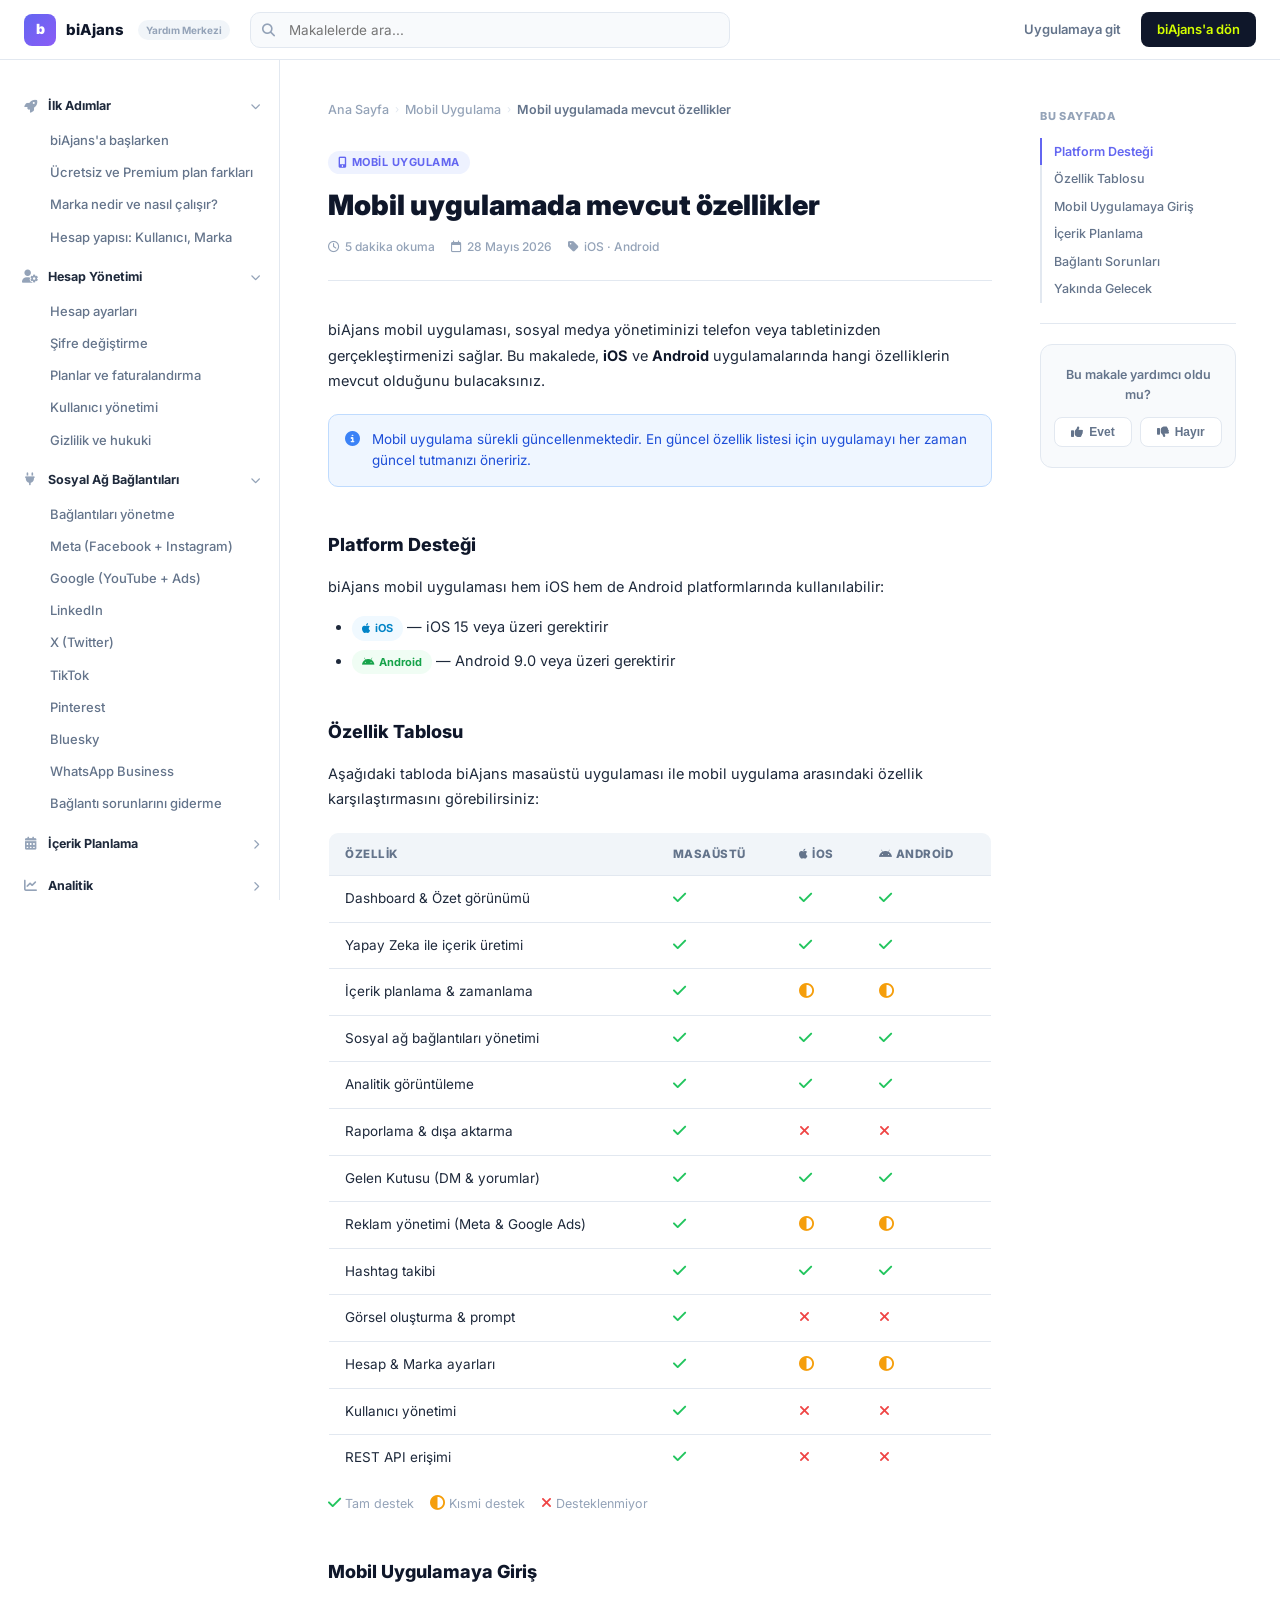
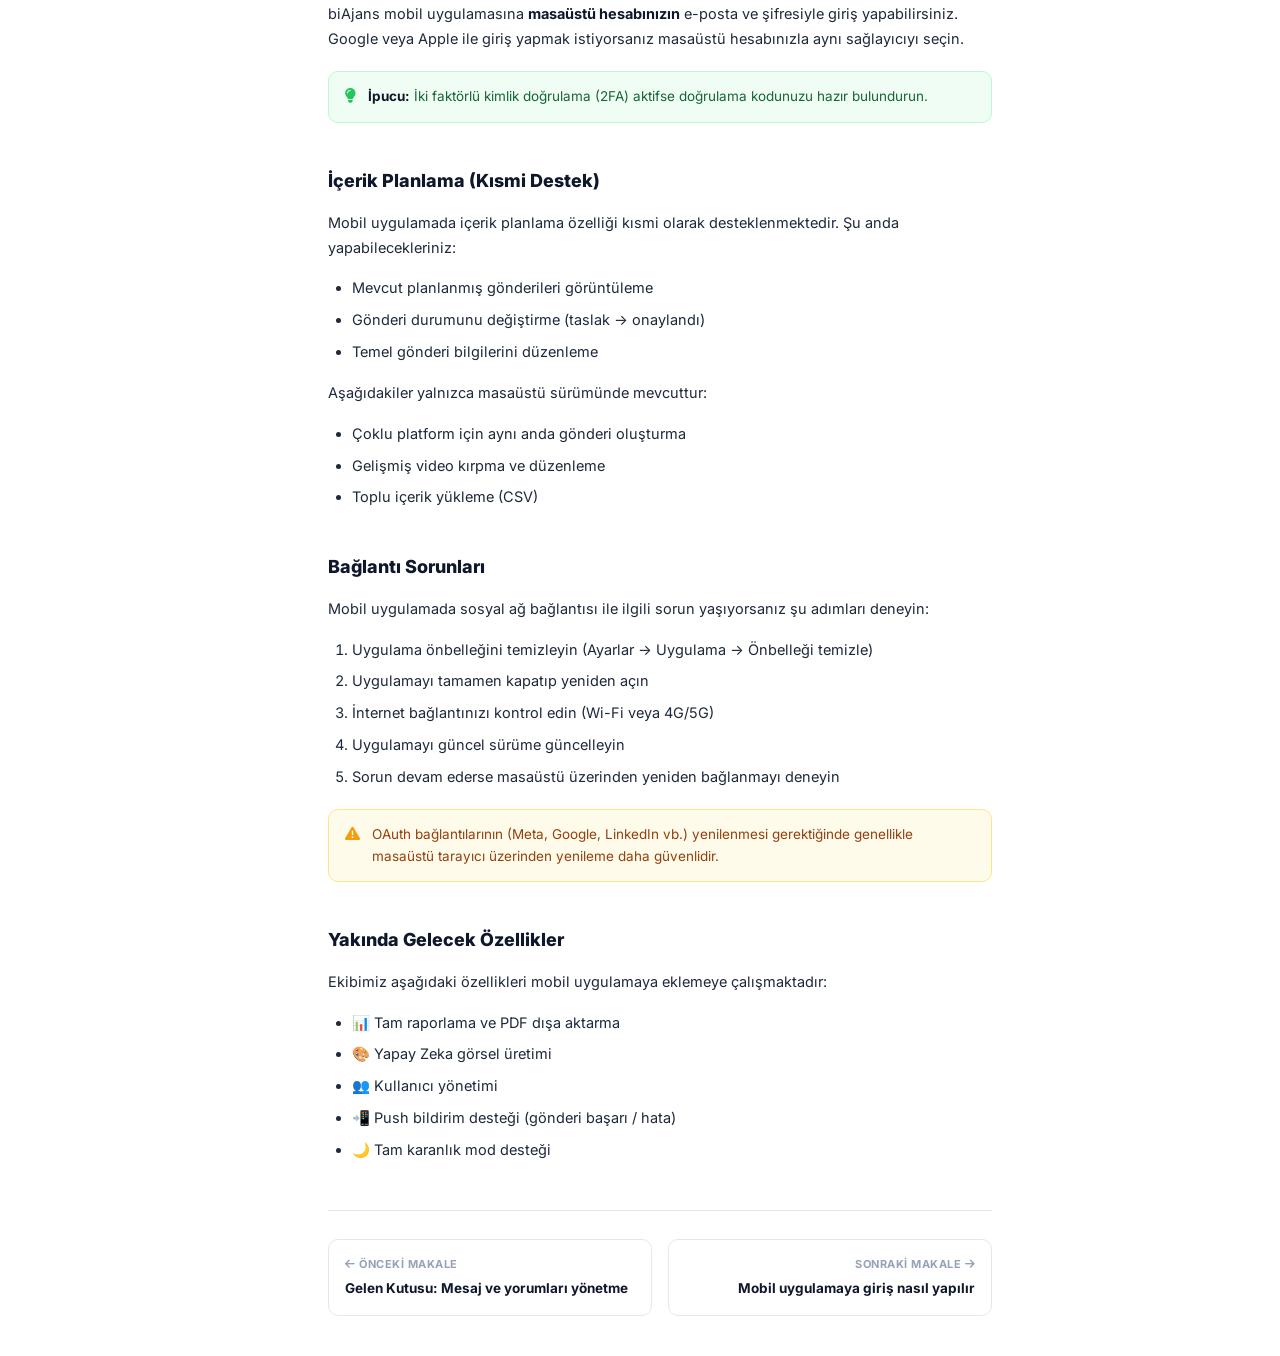
<file: static/help.html>
<!DOCTYPE html>
<html lang="tr">
<head>
    <meta charset="UTF-8">
    <meta name="viewport" content="width=device-width, initial-scale=1.0">
    <title>biAjans Yardım Merkezi — Kılavuzlar, Eğitimler ve Destek</title>
    <meta name="description" content="biAjans hakkında sorularınız mı var? Adım adım kılavuzlar, eğitimler ve hızlı çözümler bulun.">
    
    <!-- SEO & AIO (AI Search Engine Optimization) Meta Tags -->
    <meta name="keywords" content="biAjans yardım, biAjans destek, sosyal medya entegrasyonu, yapay zeka içerik üretimi kılavuzu, biAjans api ayarları, biAjans nasıl kullanılır">
    <meta name="author" content="biAjans">
    <meta name="robots" content="index, follow">
    <link rel="canonical" href="https://biajans.com/help.html">

    <!-- Open Graph / Facebook -->
    <meta property="og:type" content="website">
    <meta property="og:url" content="https://biajans.com/help.html">
    <meta property="og:title" content="biAjans Yardım Merkezi — Kılavuzlar, Eğitimler ve Destek">
    <meta property="og:description" content="biAjans AI OS ile ilgili tüm sorularınızın cevapları. Adım adım kılavuzlar, entegrasyon rehberleri ve sıkça sorulan sorular.">
    <meta property="og:image" content="https://biajans.com/assets/og-image.jpg">
    <meta property="og:site_name" content="biAjans AI OS">

    <!-- Twitter -->
    <meta property="twitter:card" content="summary_large_image">
    <meta property="twitter:url" content="https://biajans.com/help.html">
    <meta property="twitter:title" content="biAjans Yardım Merkezi — Kılavuzlar, Eğitimler ve Destek">
    <meta property="twitter:description" content="biAjans AI OS ile ilgili tüm sorularınızın cevapları. Adım adım kılavuzlar, entegrasyon rehberleri ve sıkça sorulan sorular.">
    <meta property="twitter:image" content="https://biajans.com/assets/og-image.jpg">

    <!-- Structured Data: JSON-LD for AI Search Engines -->
    <script type="application/ld+json">
    {
      "@context": "https://schema.org",
      "@type": "WebPage",
      "@id": "https://biajans.com/help.html#webpage",
      "url": "https://biajans.com/help.html",
      "name": "biAjans Yardım Merkezi",
      "description": "biAjans AI OS platformu kullanım kılavuzları, platform entegrasyonları ve SSS dokümanı.",
      "publisher": {
        "@type": "Organization",
        "name": "biAjans",
        "url": "https://biajans.com"
      }
    }
    </script>
    <link rel="preconnect" href="https://fonts.googleapis.com">
    <link rel="preconnect" href="https://fonts.gstatic.com" crossorigin>
    <link href="https://fonts.googleapis.com/css2?family=Inter:wght@300;400;500;600;700;800;900&display=swap" rel="stylesheet">
    <link rel="stylesheet" href="https://cdnjs.cloudflare.com/ajax/libs/font-awesome/6.5.0/css/all.min.css">
    <style>
        *, *::before, *::after { box-sizing: border-box; margin: 0; padding: 0; }

        :root {
            --primary: #6366f1;
            --primary-light: #eef2ff;
            --primary-dark: #4f46e5;
            --accent: #d4ff00;
            --dark: #0f172a;
            --text: #1e293b;
            --text-secondary: #64748b;
            --text-muted: #94a3b8;
            --border: #e2e8f0;
            --bg: #ffffff;
            --bg-subtle: #f8fafc;
            --bg-muted: #f1f5f9;
            --sidebar-w: 280px;
            --toc-w: 220px;
            --nav-h: 60px;
            --radius: 8px;
            --shadow: 0 1px 3px rgba(0,0,0,0.06), 0 4px 12px rgba(0,0,0,0.04);
        }

        body {
            font-family: 'Inter', -apple-system, sans-serif;
            color: var(--text);
            background: var(--bg);
            line-height: 1.6;
            -webkit-font-smoothing: antialiased;
        }

        /* ─── TOP NAV ─── */
        .top-nav {
            position: sticky;
            top: 0;
            z-index: 50;
            height: var(--nav-h);
            background: rgba(255,255,255,0.9);
            backdrop-filter: blur(12px);
            border-bottom: 1px solid var(--border);
            display: flex;
            align-items: center;
            padding: 0 24px;
            gap: 20px;
        }
        .nav-logo {
            display: flex;
            align-items: center;
            gap: 10px;
            text-decoration: none;
            flex-shrink: 0;
        }
        .nav-logo-icon {
            width: 32px; height: 32px;
            background: linear-gradient(135deg, #6366f1, #8b5cf6);
            border-radius: 8px;
            display: flex; align-items: center; justify-content: center;
            color: white; font-size: 14px; font-weight: 900;
        }
        .nav-logo-text {
            font-size: 15px; font-weight: 800; color: var(--dark);
        }
        .nav-logo-badge {
            font-size: 10px; font-weight: 700; color: var(--text-muted);
            background: var(--bg-muted); padding: 2px 8px; border-radius: 20px; margin-left: 4px;
        }
        .nav-search {
            flex: 1;
            max-width: 480px;
            position: relative;
        }
        .nav-search input {
            width: 100%;
            padding: 9px 16px 9px 38px;
            border: 1px solid var(--border);
            border-radius: 10px;
            font-size: 13.5px;
            color: var(--text);
            font-family: 'Inter', sans-serif;
            outline: none;
            background: var(--bg-subtle);
            transition: border-color 0.15s, box-shadow 0.15s;
        }
        .nav-search input:focus {
            border-color: var(--primary);
            box-shadow: 0 0 0 3px rgba(99,102,241,0.1);
            background: #fff;
        }
        .nav-search i {
            position: absolute;
            left: 12px; top: 50%;
            transform: translateY(-50%);
            color: var(--text-muted);
            font-size: 13px;
        }
        .nav-links {
            display: flex;
            align-items: center;
            gap: 20px;
            margin-left: auto;
        }
        .nav-link {
            font-size: 13px; font-weight: 600;
            color: var(--text-secondary);
            text-decoration: none;
            transition: color 0.15s;
            white-space: nowrap;
        }
        .nav-link:hover { color: var(--primary); }
        .nav-link-btn {
            background: var(--dark);
            color: var(--accent) !important;
            padding: 7px 16px;
            border-radius: 8px;
            font-size: 13px;
        }
        .nav-link-btn:hover { background: #1e293b; }

        /* ─── LAYOUT ─── */
        .layout {
            display: flex;
            max-width: 1400px;
            margin: 0 auto;
            min-height: calc(100vh - var(--nav-h));
        }

        /* ─── LEFT SIDEBAR ─── */
        .sidebar {
            width: var(--sidebar-w);
            flex-shrink: 0;
            border-right: 1px solid var(--border);
            position: sticky;
            top: var(--nav-h);
            height: calc(100vh - var(--nav-h));
            overflow-y: auto;
            padding: 28px 0;
            scrollbar-width: thin;
            scrollbar-color: var(--border) transparent;
        }
        .sidebar::-webkit-scrollbar { width: 4px; }
        .sidebar::-webkit-scrollbar-thumb { background: var(--border); border-radius: 4px; }

        .sidebar-section { margin-bottom: 6px; }
        .sidebar-cat {
            display: flex;
            align-items: center;
            gap: 8px;
            padding: 8px 20px;
            font-size: 12.5px;
            font-weight: 700;
            color: var(--text);
            cursor: pointer;
            text-decoration: none;
            transition: color 0.15s;
            border-radius: 0;
            user-select: none;
        }
        .sidebar-cat:hover { color: var(--primary); }
        .sidebar-cat .cat-icon {
            width: 20px; height: 20px;
            display: flex; align-items: center; justify-content: center;
            font-size: 13px;
            color: var(--text-muted);
            flex-shrink: 0;
        }
        .sidebar-cat .cat-arrow {
            margin-left: auto;
            font-size: 10px;
            color: var(--text-muted);
            transition: transform 0.2s;
        }
        .sidebar-cat.open .cat-arrow { transform: rotate(90deg); }

        .sidebar-items { display: none; }
        .sidebar-items.open { display: block; }

        .sidebar-item {
            display: block;
            padding: 7px 20px 7px 48px;
            font-size: 13px;
            font-weight: 500;
            color: var(--text-secondary);
            text-decoration: none;
            border-left: 2px solid transparent;
            transition: all 0.15s;
            line-height: 1.4;
        }
        .sidebar-item:hover {
            color: var(--text);
            background: var(--bg-subtle);
        }
        .sidebar-item.active {
            color: var(--primary);
            border-left-color: var(--primary);
            background: var(--primary-light);
            font-weight: 600;
        }

        /* ─── MAIN CONTENT ─── */
        .main-wrap {
            flex: 1;
            display: flex;
            min-width: 0;
        }
        .article-area {
            flex: 1;
            padding: 40px 48px;
            min-width: 0;
            max-width: 760px;
        }

        /* Breadcrumb */
        .breadcrumb {
            display: flex;
            align-items: center;
            gap: 6px;
            margin-bottom: 28px;
            flex-wrap: wrap;
        }
        .breadcrumb a {
            font-size: 12.5px;
            color: var(--text-muted);
            text-decoration: none;
            font-weight: 500;
            transition: color 0.15s;
        }
        .breadcrumb a:hover { color: var(--primary); }
        .breadcrumb span { font-size: 11px; color: var(--border); }
        .breadcrumb .current { font-size: 12.5px; color: var(--text-secondary); font-weight: 600; }

        /* Article header */
        .article-header {
            margin-bottom: 36px;
            padding-bottom: 24px;
            border-bottom: 1px solid var(--border);
        }
        .article-category-badge {
            display: inline-flex;
            align-items: center;
            gap: 5px;
            font-size: 11px;
            font-weight: 700;
            color: var(--primary);
            background: var(--primary-light);
            padding: 3px 10px;
            border-radius: 20px;
            text-transform: uppercase;
            letter-spacing: 0.5px;
            margin-bottom: 14px;
        }
        .article-title {
            font-size: 28px;
            font-weight: 900;
            color: var(--dark);
            line-height: 1.25;
            margin-bottom: 14px;
        }
        .article-meta {
            display: flex;
            align-items: center;
            gap: 16px;
            flex-wrap: wrap;
        }
        .article-meta span {
            font-size: 12px;
            color: var(--text-muted);
            font-weight: 500;
            display: flex;
            align-items: center;
            gap: 5px;
        }

        /* Article body */
        .article-body h2 {
            font-size: 18px;
            font-weight: 800;
            color: var(--dark);
            margin: 36px 0 14px;
            padding-top: 8px;
        }
        .article-body h3 {
            font-size: 15px;
            font-weight: 700;
            color: var(--dark);
            margin: 24px 0 10px;
        }
        .article-body p {
            font-size: 14.5px;
            color: var(--text);
            margin-bottom: 16px;
            line-height: 1.75;
        }
        .article-body ul, .article-body ol {
            padding-left: 24px;
            margin-bottom: 16px;
        }
        .article-body li {
            font-size: 14.5px;
            color: var(--text);
            margin-bottom: 8px;
            line-height: 1.65;
        }
        .article-body strong { color: var(--dark); font-weight: 700; }
        .article-body a { color: var(--primary); text-decoration: none; font-weight: 600; }
        .article-body a:hover { text-decoration: underline; }

        /* Callout boxes */
        .callout {
            display: flex;
            gap: 12px;
            padding: 14px 16px;
            border-radius: 10px;
            margin: 20px 0;
            font-size: 13.5px;
            line-height: 1.6;
        }
        .callout i { font-size: 15px; flex-shrink: 0; margin-top: 2px; }
        .callout-info { background: #eff6ff; border: 1px solid #bfdbfe; color: #1d4ed8; }
        .callout-info i { color: #3b82f6; }
        .callout-tip { background: #f0fdf4; border: 1px solid #bbf7d0; color: #166534; }
        .callout-tip i { color: #22c55e; }
        .callout-warn { background: #fffbeb; border: 1px solid #fde68a; color: #92400e; }
        .callout-warn i { color: #f59e0b; }

        /* Feature table */
        .feature-table {
            width: 100%;
            border-collapse: collapse;
            margin: 20px 0;
            font-size: 13.5px;
            border-radius: 10px;
            overflow: hidden;
            border: 1px solid var(--border);
        }
        .feature-table thead tr {
            background: var(--bg-muted);
        }
        .feature-table th {
            padding: 12px 16px;
            font-size: 11.5px;
            font-weight: 800;
            color: var(--text-secondary);
            text-transform: uppercase;
            letter-spacing: 0.5px;
            text-align: left;
        }
        .feature-table td {
            padding: 12px 16px;
            border-top: 1px solid var(--border);
            color: var(--text);
        }
        .feature-table tr:hover td { background: var(--bg-subtle); }
        .check { color: #22c55e; font-size: 15px; }
        .cross { color: #ef4444; font-size: 15px; }
        .partial { color: #f59e0b; font-size: 15px; }

        /* Platform badge */
        .plat-badge {
            display: inline-flex;
            align-items: center;
            gap: 5px;
            padding: 3px 10px;
            border-radius: 20px;
            font-size: 11px;
            font-weight: 700;
        }
        .plat-ios { background: #f0f9ff; color: #0284c7; }
        .plat-android { background: #f0fdf4; color: #16a34a; }

        /* ─── TABLE OF CONTENTS (right) ─── */
        .toc-panel {
            width: var(--toc-w);
            flex-shrink: 0;
            padding: 48px 24px 48px 0;
            position: sticky;
            top: var(--nav-h);
            height: calc(100vh - var(--nav-h));
            overflow-y: auto;
        }
        .toc-title {
            font-size: 11px;
            font-weight: 800;
            color: var(--text-muted);
            text-transform: uppercase;
            letter-spacing: 0.8px;
            margin-bottom: 12px;
        }
        .toc-list { list-style: none; }
        .toc-list a {
            display: block;
            padding: 5px 0 5px 12px;
            font-size: 12.5px;
            font-weight: 500;
            color: var(--text-secondary);
            text-decoration: none;
            border-left: 2px solid var(--border);
            transition: all 0.15s;
            line-height: 1.4;
        }
        .toc-list a:hover {
            color: var(--primary);
            border-left-color: var(--primary);
        }
        .toc-list a.active {
            color: var(--primary);
            border-left-color: var(--primary);
            font-weight: 600;
        }
        .toc-divider { margin: 20px 0; border: none; border-top: 1px solid var(--border); }

        /* Feedback widget */
        .feedback-box {
            background: var(--bg-subtle);
            border: 1px solid var(--border);
            border-radius: 12px;
            padding: 20px;
            text-align: center;
            margin-top: 20px;
        }
        .feedback-box p { font-size: 12.5px; color: var(--text-secondary); font-weight: 600; margin-bottom: 12px; }
        .feedback-btns { display: flex; gap: 8px; justify-content: center; }
        .feedback-btn {
            padding: 7px 16px;
            border: 1px solid var(--border);
            border-radius: 8px;
            font-size: 12px;
            font-weight: 700;
            cursor: pointer;
            background: white;
            color: var(--text-secondary);
            transition: all 0.15s;
            display: flex; align-items: center; gap: 6px;
        }
        .feedback-btn:hover { border-color: var(--primary); color: var(--primary); background: var(--primary-light); }

        /* Prev/Next nav */
        .article-nav {
            display: flex;
            gap: 16px;
            margin-top: 48px;
            padding-top: 28px;
            border-top: 1px solid var(--border);
        }
        .article-nav-card {
            flex: 1;
            padding: 16px;
            border: 1px solid var(--border);
            border-radius: 10px;
            text-decoration: none;
            color: var(--text);
            transition: all 0.15s;
        }
        .article-nav-card:hover { border-color: var(--primary); background: var(--primary-light); }
        .article-nav-card.next { text-align: right; }
        .article-nav-card span { font-size: 11px; color: var(--text-muted); font-weight: 700; text-transform: uppercase; letter-spacing: 0.5px; display: block; margin-bottom: 4px; }
        .article-nav-card p { font-size: 13.5px; font-weight: 700; color: var(--dark); }

        /* Search results */
        .search-results {
            position: absolute;
            top: 100%;
            left: 0;
            right: 0;
            margin-top: 4px;
            background: white;
            border: 1px solid var(--border);
            border-radius: 12px;
            box-shadow: var(--shadow);
            padding: 8px 0;
            display: none;
            z-index: 100;
        }
        .search-results.show { display: block; }
        .search-result-item {
            display: flex;
            align-items: center;
            gap: 10px;
            padding: 10px 16px;
            cursor: pointer;
            transition: background 0.1s;
            text-decoration: none;
            color: var(--text);
        }
        .search-result-item:hover { background: var(--bg-subtle); }
        .search-result-item i { font-size: 13px; color: var(--text-muted); flex-shrink: 0; }
        .search-result-item p { font-size: 13px; font-weight: 600; }
        .search-result-item span { font-size: 11.5px; color: var(--text-muted); font-weight: 500; }

        /* Responsive */
        @media (max-width: 1200px) { .toc-panel { display: none; } .article-area { max-width: 100%; } }
        @media (max-width: 900px) { .sidebar { display: none; } .article-area { padding: 28px 24px; } }
        @media (max-width: 600px) { .article-title { font-size: 22px; } .article-nav { flex-direction: column; } }
    </style>
</head>
<body>

    <!-- ─── TOP NAVIGATION ─── -->
    <nav class="top-nav">
        <a href="/" class="nav-logo">
            <div class="nav-logo-icon">b</div>
            <span class="nav-logo-text">biAjans</span>
            <span class="nav-logo-badge">Yardım Merkezi</span>
        </a>

        <div class="nav-search">
            <i class="fa-solid fa-magnifying-glass"></i>
            <input type="text" id="helpSearch" placeholder="Makalelerde ara..." autocomplete="off">
            <div class="search-results" id="searchResults">
                <a href="#" class="search-result-item">
                    <i class="fa-regular fa-file-lines"></i>
                    <div><p>Sosyal ağlarınızı nasıl bağlarsınız?</p><span>Bağlantılar</span></div>
                </a>
                <a href="#" class="search-result-item">
                    <i class="fa-regular fa-file-lines"></i>
                    <div><p>Yapay Zeka ile içerik oluşturma</p><span>İçerik Planlama</span></div>
                </a>
                <a href="#" class="search-result-item">
                    <i class="fa-regular fa-file-lines"></i>
                    <div><p>OAuth 2.0 ile hesap bağlama</p><span>Hesap Yönetimi</span></div>
                </a>
                <a href="#" class="search-result-item">
                    <i class="fa-regular fa-file-lines"></i>
                    <div><p>Instagram profesyonel hesabı bağlama</p><span>Bağlantılar → Instagram</span></div>
                </a>
            </div>
        </div>

        <div class="nav-links">
            <a href="/" class="nav-link">Uygulamaya git</a>
            <a href="/" class="nav-link nav-link-btn">biAjans'a dön</a>
        </div>
    </nav>

    <!-- ─── MAIN LAYOUT ─── -->
    <div class="layout">

        <!-- ─── LEFT SIDEBAR ─── -->
        <aside class="sidebar">

            <!-- İlk Adımlar -->
            <div class="sidebar-section">
                <div class="sidebar-cat open" onclick="toggleCat(this)">
                    <span class="cat-icon"><i class="fa-solid fa-rocket"></i></span>
                    <span>İlk Adımlar</span>
                    <i class="fa-solid fa-chevron-right cat-arrow"></i>
                </div>
                <div class="sidebar-items open">
                    <a href="#" class="sidebar-item">biAjans'a başlarken</a>
                    <a href="#" class="sidebar-item">Ücretsiz ve Premium plan farkları</a>
                    <a href="#" class="sidebar-item">Marka nedir ve nasıl çalışır?</a>
                    <a href="#" class="sidebar-item">Hesap yapısı: Kullanıcı, Marka</a>
                </div>
            </div>

            <!-- Hesap Yönetimi -->
            <div class="sidebar-section">
                <div class="sidebar-cat open" onclick="toggleCat(this)">
                    <span class="cat-icon"><i class="fa-solid fa-user-gear"></i></span>
                    <span>Hesap Yönetimi</span>
                    <i class="fa-solid fa-chevron-right cat-arrow"></i>
                </div>
                <div class="sidebar-items open">
                    <a href="#" class="sidebar-item">Hesap ayarları</a>
                    <a href="#" class="sidebar-item">Şifre değiştirme</a>
                    <a href="#" class="sidebar-item">Planlar ve faturalandırma</a>
                    <a href="#" class="sidebar-item">Kullanıcı yönetimi</a>
                    <a href="#" class="sidebar-item">Gizlilik ve hukuki</a>
                </div>
            </div>

            <!-- Bağlantılar -->
            <div class="sidebar-section">
                <div class="sidebar-cat open" onclick="toggleCat(this)">
                    <span class="cat-icon"><i class="fa-solid fa-plug"></i></span>
                    <span>Sosyal Ağ Bağlantıları</span>
                    <i class="fa-solid fa-chevron-right cat-arrow"></i>
                </div>
                <div class="sidebar-items open">
                    <a href="#" class="sidebar-item">Bağlantıları yönetme</a>
                    <a href="#" class="sidebar-item">Meta (Facebook + Instagram)</a>
                    <a href="#" class="sidebar-item">Google (YouTube + Ads)</a>
                    <a href="#" class="sidebar-item">LinkedIn</a>
                    <a href="#" class="sidebar-item">X (Twitter)</a>
                    <a href="#" class="sidebar-item">TikTok</a>
                    <a href="#" class="sidebar-item">Pinterest</a>
                    <a href="#" class="sidebar-item">Bluesky</a>
                    <a href="#" class="sidebar-item">WhatsApp Business</a>
                    <a href="#" class="sidebar-item">Bağlantı sorunlarını giderme</a>
                </div>
            </div>

            <!-- İçerik Planlama -->
            <div class="sidebar-section">
                <div class="sidebar-cat" onclick="toggleCat(this)">
                    <span class="cat-icon"><i class="fa-solid fa-calendar-days"></i></span>
                    <span>İçerik Planlama</span>
                    <i class="fa-solid fa-chevron-right cat-arrow"></i>
                </div>
                <div class="sidebar-items">
                    <a href="#" class="sidebar-item">Gönderi oluşturma</a>
                    <a href="#" class="sidebar-item">Yapay Zeka ile içerik üretimi</a>
                    <a href="#" class="sidebar-item">Zamanlama ve yayınlama</a>
                    <a href="#" class="sidebar-item">Görsel promptları</a>
                    <a href="#" class="sidebar-item">Hashtag takibi</a>
                </div>
            </div>

            <!-- Analitik -->
            <div class="sidebar-section">
                <div class="sidebar-cat" onclick="toggleCat(this)">
                    <span class="cat-icon"><i class="fa-solid fa-chart-line"></i></span>
                    <span>Analitik</span>
                    <i class="fa-solid fa-chevron-right cat-arrow"></i>
                </div>
                <div class="sidebar-items">
                    <a href="#" class="sidebar-item">Metrikleri anlama</a>
                    <a href="#" class="sidebar-item">Platform bazlı analitik</a>
                    <a href="#" class="sidebar-item">Raporlama</a>
                    <a href="#" class="sidebar-item">Looker Studio entegrasyonu</a>
                </div>
            </div>

            <!-- Reklamlar -->
            <div class="sidebar-section">
                <div class="sidebar-cat" onclick="toggleCat(this)">
                    <span class="cat-icon"><i class="fa-solid fa-rectangle-ad"></i></span>
                    <span>Reklamlar</span>
                    <i class="fa-solid fa-chevron-right cat-arrow"></i>
                </div>
                <div class="sidebar-items">
                    <a href="#" class="sidebar-item">Meta Ads kampanyaları</a>
                    <a href="#" class="sidebar-item">Google Ads yönetimi</a>
                    <a href="#" class="sidebar-item">TikTok Ads</a>
                </div>
            </div>

            <!-- Gelen Kutusu -->
            <div class="sidebar-section">
                <div class="sidebar-cat" onclick="toggleCat(this)">
                    <span class="cat-icon"><i class="fa-solid fa-inbox"></i></span>
                    <span>Gelen Kutusu</span>
                    <i class="fa-solid fa-chevron-right cat-arrow"></i>
                </div>
                <div class="sidebar-items">
                    <a href="#" class="sidebar-item">Mesaj ve yorumları yönetme</a>
                    <a href="#" class="sidebar-item">Hazır yanıtlar</a>
                    <a href="#" class="sidebar-item">Not ekleme</a>
                </div>
            </div>

            <!-- Mobil Uygulama -->
            <div class="sidebar-section">
                <div class="sidebar-cat open" onclick="toggleCat(this)">
                    <span class="cat-icon"><i class="fa-solid fa-mobile-screen-button"></i></span>
                    <span>Mobil Uygulama</span>
                    <i class="fa-solid fa-chevron-right cat-arrow"></i>
                </div>
                <div class="sidebar-items open">
                    <a href="#" class="sidebar-item active">Mobil uygulamada mevcut özellikler</a>
                    <a href="#" class="sidebar-item">Mobil uygulamaya giriş</a>
                    <a href="#" class="sidebar-item">Uygulama önbelleğini temizleme</a>
                    <a href="#" class="sidebar-item">Sorunları giderme</a>
                </div>
            </div>

        </aside>

        <!-- ─── MAIN ARTICLE ─── -->
        <div class="main-wrap">
            <article class="article-area">

                <!-- Breadcrumb -->
                <nav class="breadcrumb">
                    <a href="#">Ana Sayfa</a>
                    <span>›</span>
                    <a href="#">Mobil Uygulama</a>
                    <span>›</span>
                    <span class="current">Mobil uygulamada mevcut özellikler</span>
                </nav>

                <!-- Article Header -->
                <header class="article-header">
                    <div class="article-category-badge">
                        <i class="fa-solid fa-mobile-screen-button"></i>
                        Mobil Uygulama
                    </div>
                    <h1 class="article-title">Mobil uygulamada mevcut özellikler</h1>
                    <div class="article-meta">
                        <span><i class="fa-regular fa-clock"></i> 5 dakika okuma</span>
                        <span><i class="fa-regular fa-calendar"></i> 28 Mayıs 2026</span>
                        <span><i class="fa-solid fa-tag"></i> iOS · Android</span>
                    </div>
                </header>

                <!-- Article Body -->
                <div class="article-body">

                    <p>biAjans mobil uygulaması, sosyal medya yönetiminizi telefon veya tabletinizden gerçekleştirmenizi sağlar. Bu makalede, <strong>iOS</strong> ve <strong>Android</strong> uygulamalarında hangi özelliklerin mevcut olduğunu bulacaksınız.</p>

                    <div class="callout callout-info">
                        <i class="fa-solid fa-circle-info"></i>
                        <div>Mobil uygulama sürekli güncellenmektedir. En güncel özellik listesi için uygulamayı her zaman güncel tutmanızı öneririz.</div>
                    </div>

                    <h2 id="platform-destek">Platform Desteği</h2>
                    <p>biAjans mobil uygulaması hem iOS hem de Android platformlarında kullanılabilir:</p>
                    <ul>
                        <li><span class="plat-badge plat-ios"><i class="fa-brands fa-apple"></i> iOS</span> — iOS 15 veya üzeri gerektirir</li>
                        <li><span class="plat-badge plat-android"><i class="fa-brands fa-android"></i> Android</span> — Android 9.0 veya üzeri gerektirir</li>
                    </ul>

                    <h2 id="ozellik-tablosu">Özellik Tablosu</h2>
                    <p>Aşağıdaki tabloda biAjans masaüstü uygulaması ile mobil uygulama arasındaki özellik karşılaştırmasını görebilirsiniz:</p>

                    <table class="feature-table">
                        <thead>
                            <tr>
                                <th>Özellik</th>
                                <th>Masaüstü</th>
                                <th><i class="fa-brands fa-apple"></i> iOS</th>
                                <th><i class="fa-brands fa-android"></i> Android</th>
                            </tr>
                        </thead>
                        <tbody>
                            <tr>
                                <td>Dashboard & Özet görünümü</td>
                                <td><i class="fa-solid fa-check check"></i></td>
                                <td><i class="fa-solid fa-check check"></i></td>
                                <td><i class="fa-solid fa-check check"></i></td>
                            </tr>
                            <tr>
                                <td>Yapay Zeka ile içerik üretimi</td>
                                <td><i class="fa-solid fa-check check"></i></td>
                                <td><i class="fa-solid fa-check check"></i></td>
                                <td><i class="fa-solid fa-check check"></i></td>
                            </tr>
                            <tr>
                                <td>İçerik planlama & zamanlama</td>
                                <td><i class="fa-solid fa-check check"></i></td>
                                <td><i class="fa-solid fa-circle-half-stroke partial"></i></td>
                                <td><i class="fa-solid fa-circle-half-stroke partial"></i></td>
                            </tr>
                            <tr>
                                <td>Sosyal ağ bağlantıları yönetimi</td>
                                <td><i class="fa-solid fa-check check"></i></td>
                                <td><i class="fa-solid fa-check check"></i></td>
                                <td><i class="fa-solid fa-check check"></i></td>
                            </tr>
                            <tr>
                                <td>Analitik görüntüleme</td>
                                <td><i class="fa-solid fa-check check"></i></td>
                                <td><i class="fa-solid fa-check check"></i></td>
                                <td><i class="fa-solid fa-check check"></i></td>
                            </tr>
                            <tr>
                                <td>Raporlama & dışa aktarma</td>
                                <td><i class="fa-solid fa-check check"></i></td>
                                <td><i class="fa-solid fa-xmark cross"></i></td>
                                <td><i class="fa-solid fa-xmark cross"></i></td>
                            </tr>
                            <tr>
                                <td>Gelen Kutusu (DM & yorumlar)</td>
                                <td><i class="fa-solid fa-check check"></i></td>
                                <td><i class="fa-solid fa-check check"></i></td>
                                <td><i class="fa-solid fa-check check"></i></td>
                            </tr>
                            <tr>
                                <td>Reklam yönetimi (Meta & Google Ads)</td>
                                <td><i class="fa-solid fa-check check"></i></td>
                                <td><i class="fa-solid fa-circle-half-stroke partial"></i></td>
                                <td><i class="fa-solid fa-circle-half-stroke partial"></i></td>
                            </tr>
                            <tr>
                                <td>Hashtag takibi</td>
                                <td><i class="fa-solid fa-check check"></i></td>
                                <td><i class="fa-solid fa-check check"></i></td>
                                <td><i class="fa-solid fa-check check"></i></td>
                            </tr>
                            <tr>
                                <td>Görsel oluşturma & prompt</td>
                                <td><i class="fa-solid fa-check check"></i></td>
                                <td><i class="fa-solid fa-xmark cross"></i></td>
                                <td><i class="fa-solid fa-xmark cross"></i></td>
                            </tr>
                            <tr>
                                <td>Hesap & Marka ayarları</td>
                                <td><i class="fa-solid fa-check check"></i></td>
                                <td><i class="fa-solid fa-circle-half-stroke partial"></i></td>
                                <td><i class="fa-solid fa-circle-half-stroke partial"></i></td>
                            </tr>
                            <tr>
                                <td>Kullanıcı yönetimi</td>
                                <td><i class="fa-solid fa-check check"></i></td>
                                <td><i class="fa-solid fa-xmark cross"></i></td>
                                <td><i class="fa-solid fa-xmark cross"></i></td>
                            </tr>
                            <tr>
                                <td>REST API erişimi</td>
                                <td><i class="fa-solid fa-check check"></i></td>
                                <td><i class="fa-solid fa-xmark cross"></i></td>
                                <td><i class="fa-solid fa-xmark cross"></i></td>
                            </tr>
                        </tbody>
                    </table>

                    <div style="display: flex; gap: 16px; font-size: 12.5px; color: var(--text-muted); flex-wrap: wrap; margin-top: -8px; margin-bottom: 24px;">
                        <span><i class="fa-solid fa-check check"></i> Tam destek</span>
                        <span><i class="fa-solid fa-circle-half-stroke partial"></i> Kısmi destek</span>
                        <span><i class="fa-solid fa-xmark cross"></i> Desteklenmiyor</span>
                    </div>

                    <h2 id="mobil-uygulamaya-giris">Mobil Uygulamaya Giriş</h2>
                    <p>biAjans mobil uygulamasına <strong>masaüstü hesabınızın</strong> e-posta ve şifresiyle giriş yapabilirsiniz. Google veya Apple ile giriş yapmak istiyorsanız masaüstü hesabınızla aynı sağlayıcıyı seçin.</p>

                    <div class="callout callout-tip">
                        <i class="fa-solid fa-lightbulb"></i>
                        <div><strong>İpucu:</strong> İki faktörlü kimlik doğrulama (2FA) aktifse doğrulama kodunuzu hazır bulundurun.</div>
                    </div>

                    <h2 id="icerigin-zamanlama">İçerik Planlama (Kısmi Destek)</h2>
                    <p>Mobil uygulamada içerik planlama özelliği kısmi olarak desteklenmektedir. Şu anda yapabilecekleriniz:</p>
                    <ul>
                        <li>Mevcut planlanmış gönderileri görüntüleme</li>
                        <li>Gönderi durumunu değiştirme (taslak → onaylandı)</li>
                        <li>Temel gönderi bilgilerini düzenleme</li>
                    </ul>
                    <p>Aşağıdakiler yalnızca masaüstü sürümünde mevcuttur:</p>
                    <ul>
                        <li>Çoklu platform için aynı anda gönderi oluşturma</li>
                        <li>Gelişmiş video kırpma ve düzenleme</li>
                        <li>Toplu içerik yükleme (CSV)</li>
                    </ul>

                    <h2 id="bağlantı-sorunlari">Bağlantı Sorunları</h2>
                    <p>Mobil uygulamada sosyal ağ bağlantısı ile ilgili sorun yaşıyorsanız şu adımları deneyin:</p>
                    <ol>
                        <li>Uygulama önbelleğini temizleyin (Ayarlar → Uygulama → Önbelleği temizle)</li>
                        <li>Uygulamayı tamamen kapatıp yeniden açın</li>
                        <li>İnternet bağlantınızı kontrol edin (Wi-Fi veya 4G/5G)</li>
                        <li>Uygulamayı güncel sürüme güncelleyin</li>
                        <li>Sorun devam ederse masaüstü üzerinden yeniden bağlanmayı deneyin</li>
                    </ol>

                    <div class="callout callout-warn">
                        <i class="fa-solid fa-triangle-exclamation"></i>
                        <div>OAuth bağlantılarının (Meta, Google, LinkedIn vb.) yenilenmesi gerektiğinde genellikle masaüstü tarayıcı üzerinden yenileme daha güvenlidir.</div>
                    </div>

                    <h2 id="yakında">Yakında Gelecek Özellikler</h2>
                    <p>Ekibimiz aşağıdaki özellikleri mobil uygulamaya eklemeye çalışmaktadır:</p>
                    <ul>
                        <li>📊 Tam raporlama ve PDF dışa aktarma</li>
                        <li>🎨 Yapay Zeka görsel üretimi</li>
                        <li>👥 Kullanıcı yönetimi</li>
                        <li>📲 Push bildirim desteği (gönderi başarı / hata)</li>
                        <li>🌙 Tam karanlık mod desteği</li>
                    </ul>
                </div>

                <!-- Prev / Next Article Navigation -->
                <nav class="article-nav">
                    <a href="#" class="article-nav-card">
                        <span><i class="fa-solid fa-arrow-left"></i> Önceki makale</span>
                        <p>Gelen Kutusu: Mesaj ve yorumları yönetme</p>
                    </a>
                    <a href="#" class="article-nav-card next">
                        <span>Sonraki makale <i class="fa-solid fa-arrow-right"></i></span>
                        <p>Mobil uygulamaya giriş nasıl yapılır</p>
                    </a>
                </nav>

            </article>

            <!-- ─── RIGHT TABLE OF CONTENTS ─── -->
            <aside class="toc-panel">
                <p class="toc-title">Bu sayfada</p>
                <ul class="toc-list">
                    <li><a href="#platform-destek" class="active">Platform Desteği</a></li>
                    <li><a href="#ozellik-tablosu">Özellik Tablosu</a></li>
                    <li><a href="#mobil-uygulamaya-giris">Mobil Uygulamaya Giriş</a></li>
                    <li><a href="#icerigin-zamanlama">İçerik Planlama</a></li>
                    <li><a href="#bağlantı-sorunlari">Bağlantı Sorunları</a></li>
                    <li><a href="#yakında">Yakında Gelecek</a></li>
                </ul>

                <hr class="toc-divider">

                <div class="feedback-box">
                    <p>Bu makale yardımcı oldu mu?</p>
                    <div class="feedback-btns">
                        <button class="feedback-btn" onclick="this.innerHTML='👍 Evet!'; this.style.borderColor='#22c55e'; this.style.color='#16a34a'; this.style.background='#f0fdf4'">
                            <i class="fa-solid fa-thumbs-up"></i> Evet
                        </button>
                        <button class="feedback-btn" onclick="this.innerHTML='👎 Hayır'; this.style.borderColor='#ef4444'; this.style.color='#dc2626'; this.style.background='#fef2f2'">
                            <i class="fa-solid fa-thumbs-down"></i> Hayır
                        </button>
                    </div>
                </div>
            </aside>
        </div>

    </div>

    <script>
        // Sidebar category toggle
        function toggleCat(el) {
            el.classList.toggle('open');
            const items = el.nextElementSibling;
            items.classList.toggle('open');
        }

        // Search box show/hide results
        const searchInput = document.getElementById('helpSearch');
        const searchResults = document.getElementById('searchResults');

        searchInput.addEventListener('focus', () => {
            if (searchInput.value.length >= 0) {
                searchResults.classList.add('show');
            }
        });
        searchInput.addEventListener('input', () => {
            searchResults.classList.toggle('show', searchInput.value.length > 0);
        });
        document.addEventListener('click', (e) => {
            if (!e.target.closest('.nav-search')) {
                searchResults.classList.remove('show');
            }
        });

        // Active TOC on scroll
        const tocLinks = document.querySelectorAll('.toc-list a');
        const sections = document.querySelectorAll('.article-body h2[id]');

        const observer = new IntersectionObserver((entries) => {
            entries.forEach(entry => {
                if (entry.isIntersecting) {
                    tocLinks.forEach(link => link.classList.remove('active'));
                    const active = document.querySelector(`.toc-list a[href="#${entry.target.id}"]`);
                    if (active) active.classList.add('active');
                }
            });
        }, { rootMargin: '-20% 0px -70% 0px' });

        sections.forEach(s => observer.observe(s));
    </script>

</body>
</html>
</file>
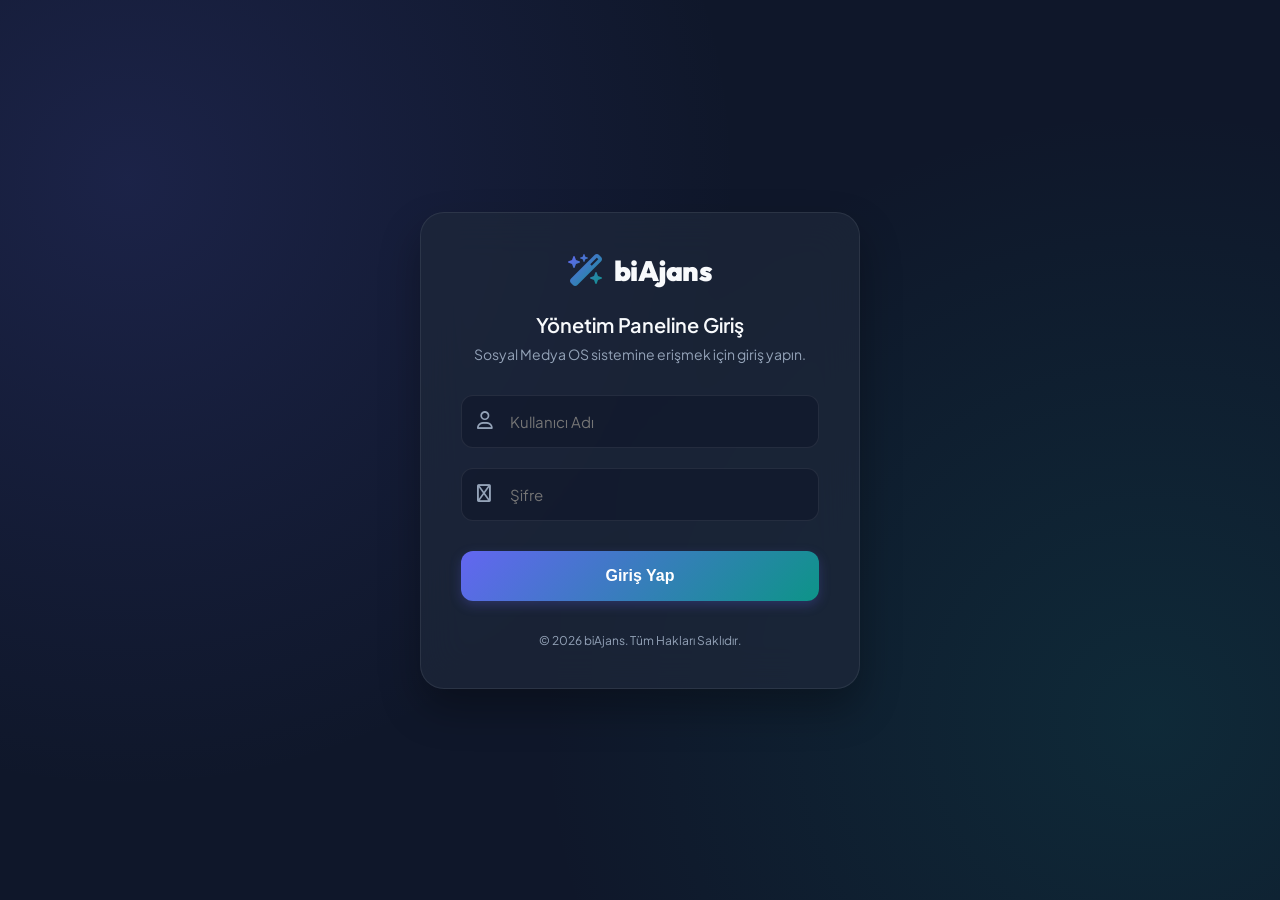
<file: static/login.html>
<!DOCTYPE html>
<html lang="tr">
<head>
    <meta charset="UTF-8">
    <meta name="viewport" content="width=device-width, initial-scale=1.0">
    <title>biAjans - Giriş Yap</title>
    <link rel="stylesheet" href="https://cdnjs.cloudflare.com/ajax/libs/font-awesome/6.4.0/css/all.min.css">
    <link href="https://fonts.googleapis.com/css2?family=Outfit:wght@400;600;800;900&family=Plus+Jakarta+Sans:wght@400;500;600;700&display=swap" rel="stylesheet">
    <style>
        :root {
            --bg-dark: #0f172a;
            --card-bg: rgba(30, 41, 59, 0.7);
            --card-border: rgba(255, 255, 255, 0.08);
            --primary: #6366f1;
            --accent: #0d9488;
            --text-primary: #f8fafc;
            --text-secondary: #94a3b8;
        }

        * {
            margin: 0;
            padding: 0;
            box-sizing: border-box;
        }

        body {
            background-color: var(--bg-dark);
            background-image: 
                radial-gradient(circle at 10% 20%, rgba(99, 102, 241, 0.15) 0%, transparent 45%),
                radial-gradient(circle at 90% 80%, rgba(13, 148, 136, 0.15) 0%, transparent 45%);
            background-attachment: fixed;
            color: var(--text-primary);
            font-family: 'Plus Jakarta Sans', sans-serif;
            min-height: 100vh;
            display: flex;
            align-items: center;
            justify-content: center;
            padding: 20px;
        }

        .login-container {
            width: 100%;
            max-width: 440px;
            background: var(--card-bg);
            backdrop-filter: blur(20px);
            -webkit-backdrop-filter: blur(20px);
            border: 1px solid var(--card-border);
            border-radius: 24px;
            padding: 40px;
            box-shadow: 0 20px 40px rgba(0, 0, 0, 0.3);
            text-align: center;
            animation: slideUp 0.6s cubic-bezier(0.16, 1, 0.3, 1);
        }

        @keyframes slideUp {
            from {
                opacity: 0;
                transform: translateY(20px);
            }
            to {
                opacity: 1;
                transform: translateY(0);
            }
        }

        .logo-area {
            display: flex;
            align-items: center;
            justify-content: center;
            gap: 10px;
            margin-bottom: 24px;
        }

        .logo-icon {
            font-size: 32px;
            background: linear-gradient(135deg, var(--primary) 0%, var(--accent) 100%);
            -webkit-background-clip: text;
            -webkit-text-fill-color: transparent;
        }

        .logo-text {
            font-family: 'Outfit', sans-serif;
            font-size: 28px;
            font-weight: 900;
            letter-spacing: -0.5px;
        }

        h2 {
            font-size: 20px;
            font-weight: 600;
            margin-bottom: 8px;
            color: var(--text-primary);
        }

        p.subtitle {
            font-size: 14px;
            color: var(--text-secondary);
            margin-bottom: 32px;
        }

        .form-group {
            margin-bottom: 20px;
            text-align: left;
            position: relative;
        }

        .form-group i {
            position: absolute;
            left: 16px;
            top: 50%;
            transform: translateY(-50%);
            color: var(--text-secondary);
            font-size: 18px;
            transition: color 0.3s;
        }

        .form-control {
            width: 100%;
            padding: 16px 16px 16px 48px;
            background: rgba(15, 23, 42, 0.6);
            border: 1px solid var(--card-border);
            border-radius: 12px;
            color: var(--text-primary);
            font-size: 15px;
            font-family: inherit;
            outline: none;
            transition: all 0.3s;
        }

        .form-control:focus {
            border-color: var(--primary);
            box-shadow: 0 0 0 3px rgba(99, 102, 241, 0.15);
            background: rgba(15, 23, 42, 0.8);
        }

        .form-control:focus + i {
            color: var(--primary);
        }

        .btn-login {
            width: 100%;
            padding: 16px;
            background: linear-gradient(135deg, var(--primary) 0%, var(--accent) 100%);
            border: none;
            border-radius: 12px;
            color: white;
            font-size: 16px;
            font-weight: 700;
            cursor: pointer;
            transition: all 0.3s;
            margin-top: 10px;
            box-shadow: 0 4px 12px rgba(99, 102, 241, 0.25);
        }

        .btn-login:hover {
            transform: translateY(-1px);
            box-shadow: 0 6px 16px rgba(99, 102, 241, 0.35);
        }

        .btn-login:active {
            transform: translateY(1px);
        }

        .error-message {
            background: rgba(239, 68, 68, 0.1);
            border: 1px solid rgba(239, 68, 68, 0.2);
            color: #f87171;
            padding: 12px;
            border-radius: 10px;
            font-size: 13.5px;
            margin-bottom: 20px;
            display: none;
            text-align: left;
        }

        .footer {
            margin-top: 32px;
            font-size: 12px;
            color: var(--text-secondary);
        }
    </style>
</head>
<body>
    <div class="login-container">
        <div class="logo-area">
            <i class="fa-solid fa-wand-magic-sparkles logo-icon"></i>
            <span class="logo-text">biAjans</span>
        </div>
        <h2>Yönetim Paneline Giriş</h2>
        <p class="subtitle">Sosyal Medya OS sistemine erişmek için giriş yapın.</p>
        
        <div class="error-message" id="errorMessage"></div>
        
        <form id="loginForm">
            <div class="form-group">
                <input type="text" id="username" class="form-control" placeholder="Kullanıcı Adı" required autocomplete="username">
                <i class="fa-regular fa-user"></i>
            </div>
            <div class="form-group">
                <input type="password" id="password" class="form-control" placeholder="Şifre" required autocomplete="current-password">
                <i class="fa-regular fa-key"></i>
            </div>
            <button type="submit" class="btn-login" id="loginBtn">Giriş Yap</button>
        </form>
        
        <div class="footer">
            © 2026 biAjans. Tüm Hakları Saklıdır.
        </div>
    </div>

    <script>
        document.getElementById('loginForm').addEventListener('submit', async (e) => {
            e.preventDefault();
            const usernameInput = document.getElementById('username');
            const passwordInput = document.getElementById('password');
            const loginBtn = document.getElementById('loginBtn');
            const errorDiv = document.getElementById('errorMessage');
            
            errorDiv.style.display = 'none';
            loginBtn.disabled = true;
            loginBtn.textContent = 'Giriş Yapılıyor...';
            
            try {
                const response = await fetch('/api/auth/login', {
                    method: 'POST',
                    headers: {
                        'Content-Type': 'application/json'
                    },
                    body: JSON.stringify({
                        username: usernameInput.value,
                        password: passwordInput.value
                    })
                });
                
                if (response.status === 404) {
                    throw new Error("404 Not Found");
                }
                
                const data = await response.json();
                if (data.success) {
                    // Clear any local storage mock session so backend handles it
                    localStorage.removeItem('biAjans_mock_session');
                    window.location.href = '/dashboard.html';
                } else {
                    errorDiv.textContent = data.error || 'Giriş başarısız.';
                    errorDiv.style.display = 'block';
                }
            } catch (err) {
                console.warn("Backend API login failed, checking mock credentials fallback:", err);
                const u = usernameInput.value.trim().toLowerCase();
                const p = passwordInput.value.trim();
                
                if ((u === 'admin' || u === 'admin@biajans.com') && p === 'admin') {
                    // Success! Store mock session
                    localStorage.setItem('biAjans_mock_session', JSON.stringify({
                        username: 'admin',
                        role: 'admin',
                        email: 'admin@biajans.com'
                    }));
                    window.location.href = '/dashboard.html';
                } else {
                    errorDiv.textContent = 'Hatalı kullanıcı adı veya şifre (Demo Modu).';
                    errorDiv.style.display = 'block';
                }
            } finally {
                loginBtn.disabled = false;
                loginBtn.textContent = 'Giriş Yap';
            }
        });
    </script>
</body>
</html>
</file>
